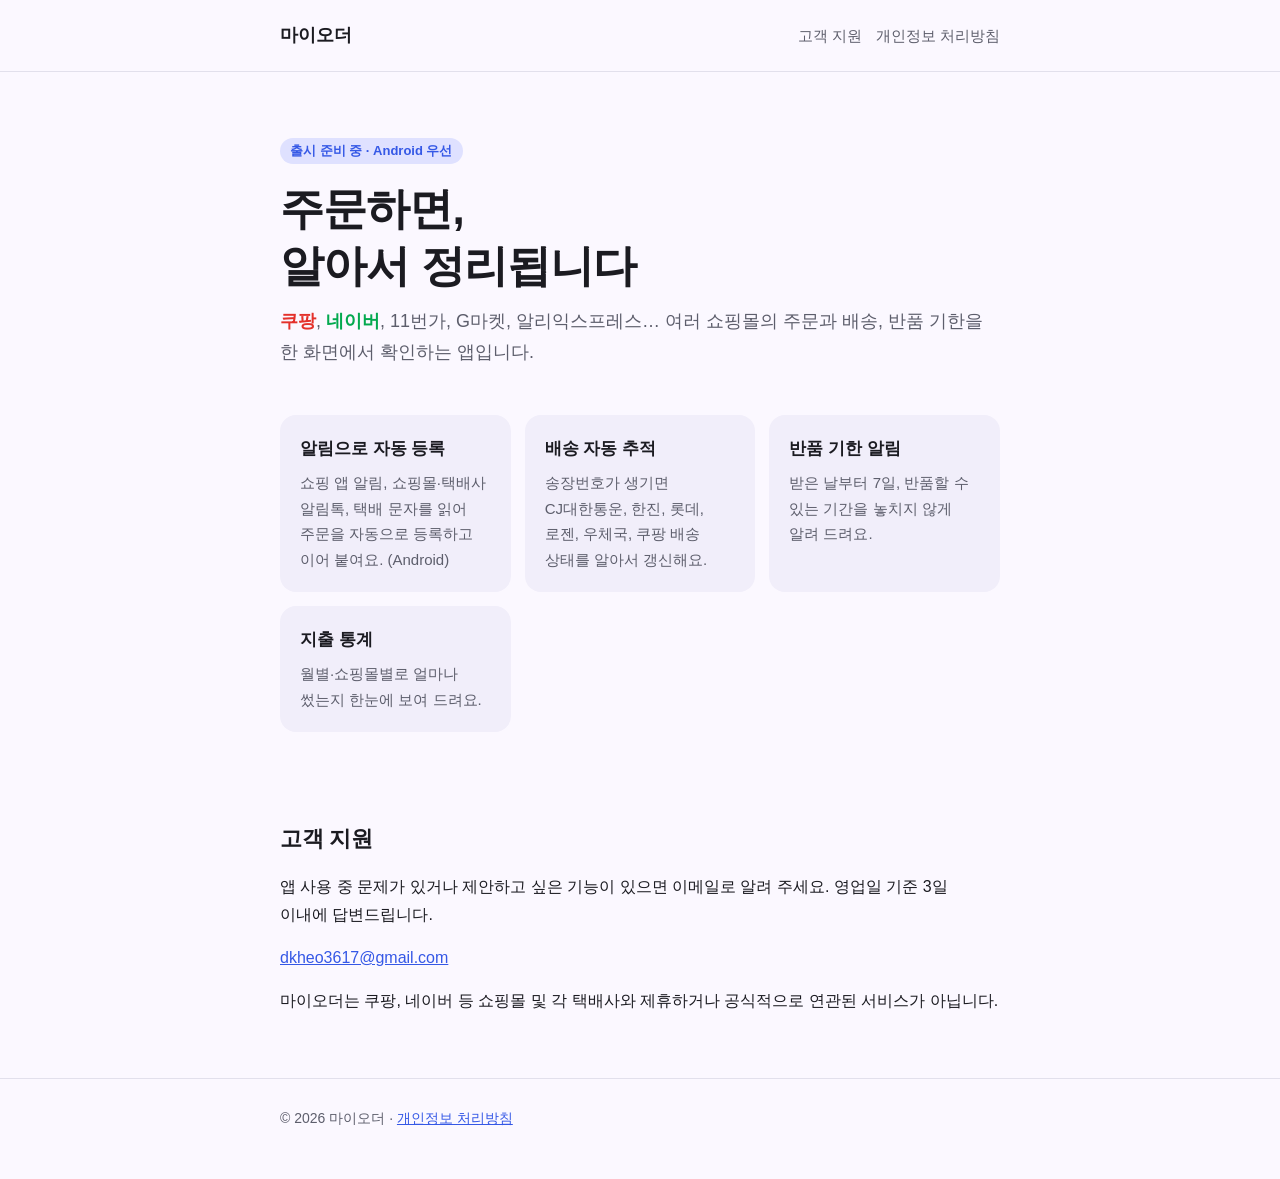
<file: index.html>
<!doctype html>
<html lang="ko">
<head>
  <meta charset="utf-8">
  <meta name="viewport" content="width=device-width, initial-scale=1">
  <title>마이오더 — 주문과 배송을 한곳에서</title>
  <meta name="description" content="쿠팡·네이버·11번가 등 여러 쇼핑몰의 주문, 배송, 반품 기한을 알림에서 자동으로 모아 한곳에서 관리하는 앱">
  <link rel="stylesheet" href="style.css">
</head>
<body>
  <header class="site">
    <div class="wrap">
      <a class="brand" href="./">마이오더</a>
      <nav>
        <a href="#support">고객 지원</a>
        <a href="privacy.html">개인정보 처리방침</a>
      </nav>
    </div>
  </header>

  <main class="wrap">
    <section class="hero">
      <span class="tag">출시 준비 중 · Android 우선</span>
      <h1>주문하면,<br>알아서 정리됩니다</h1>
      <p><span class="mall coupang">쿠팡</span>, <span class="mall naver">네이버</span>, 11번가, G마켓, 알리익스프레스… 여러 쇼핑몰의 주문과 배송, 반품 기한을 한 화면에서 확인하는 앱입니다.</p>
    </section>

    <div class="features">
      <div class="card">
        <h3>알림으로 자동 등록</h3>
        <p>쇼핑 앱 알림, 쇼핑몰·택배사 알림톡, 택배 문자를 읽어 주문을 자동으로 등록하고 이어 붙여요. (Android)</p>
      </div>
      <div class="card">
        <h3>배송 자동 추적</h3>
        <p>송장번호가 생기면 CJ대한통운, 한진, 롯데, 로젠, 우체국, 쿠팡 배송 상태를 알아서 갱신해요.</p>
      </div>
      <div class="card">
        <h3>반품 기한 알림</h3>
        <p>받은 날부터 7일, 반품할 수 있는 기간을 놓치지 않게 알려 드려요.</p>
      </div>
      <div class="card">
        <h3>지출 통계</h3>
        <p>월별·쇼핑몰별로 얼마나 썼는지 한눈에 보여 드려요.</p>
      </div>
    </div>

    <section id="support">
      <h2>고객 지원</h2>
      <p>앱 사용 중 문제가 있거나 제안하고 싶은 기능이 있으면 이메일로 알려 주세요. 영업일 기준 3일 이내에 답변드립니다.</p>
      <p><a href="mailto:dkheo3617@gmail.com">dkheo3617@gmail.com</a></p>
      <p>마이오더는 쿠팡, 네이버 등 쇼핑몰 및 각 택배사와 제휴하거나 공식적으로 연관된 서비스가 아닙니다.</p>
    </section>
  </main>

  <footer>
    <div class="wrap">
      © 2026 마이오더 · <a href="privacy.html">개인정보 처리방침</a>
    </div>
  </footer>
</body>
</html>
</file>
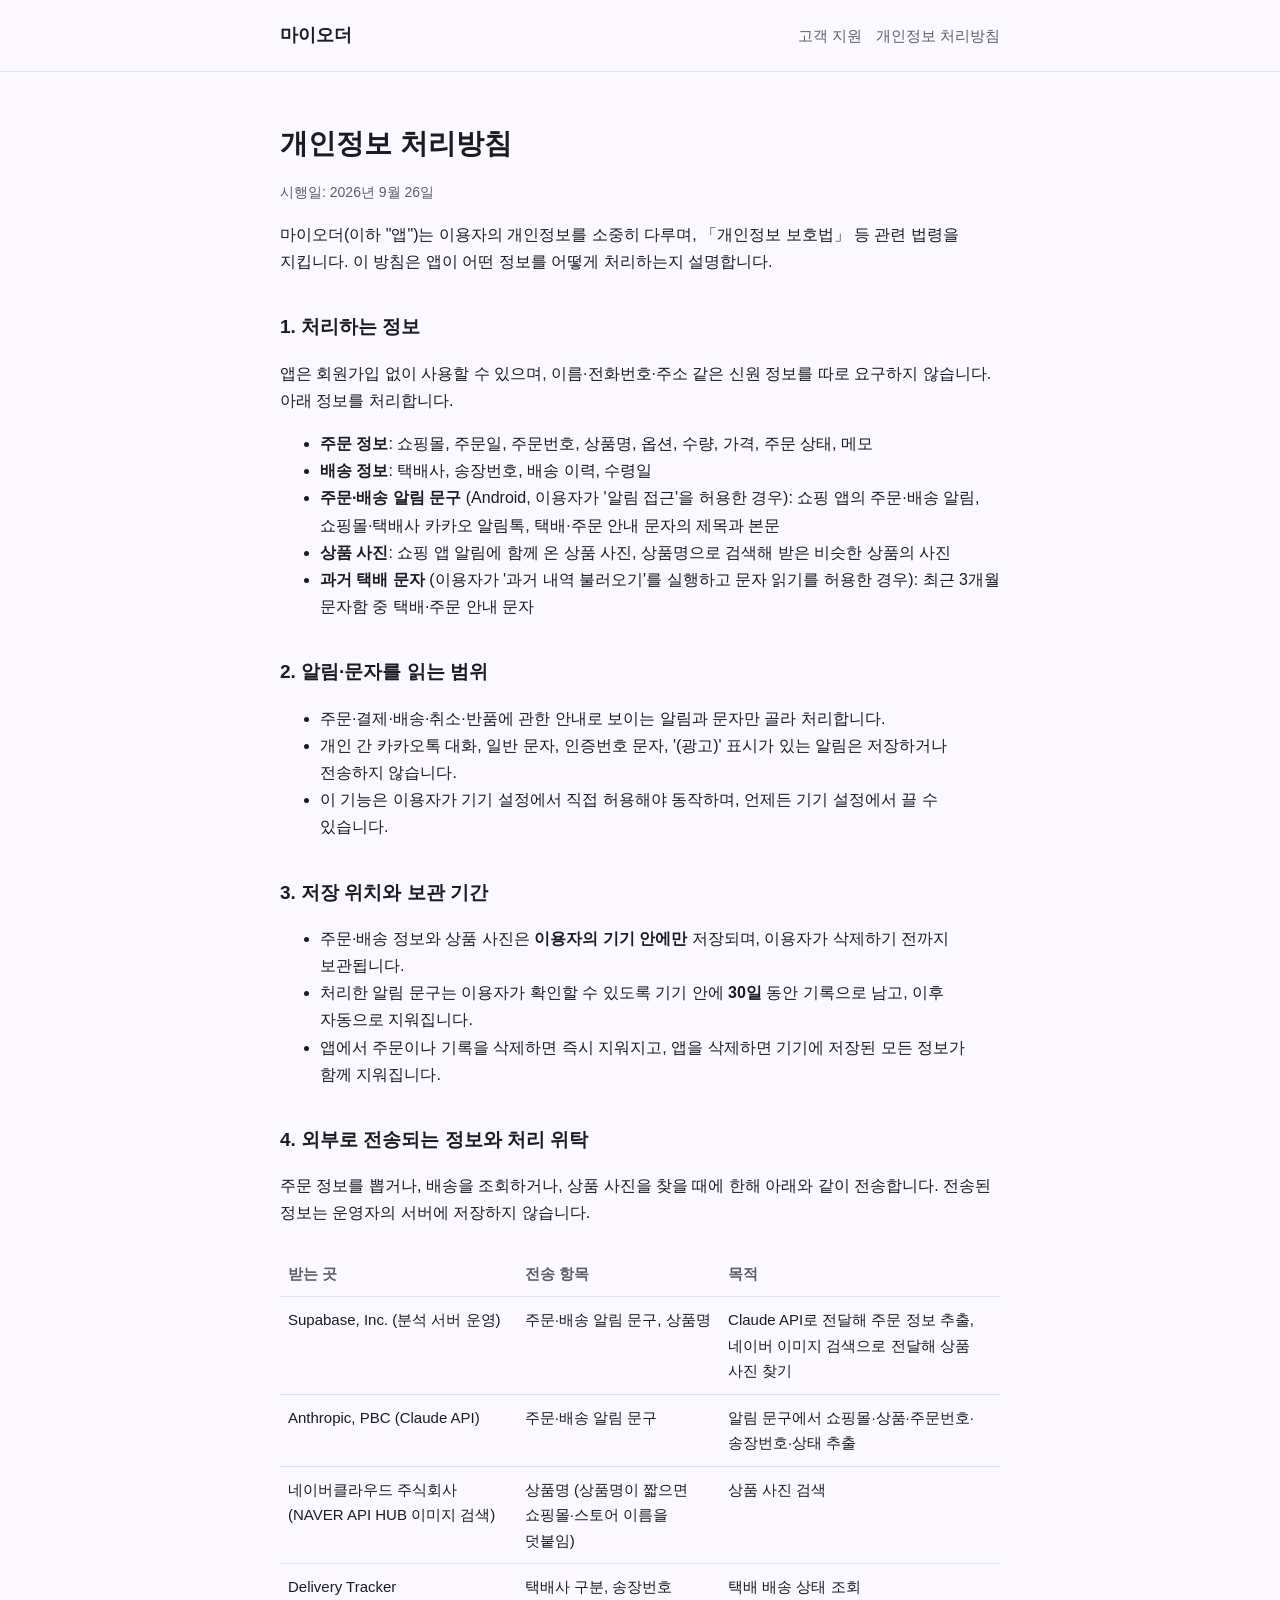
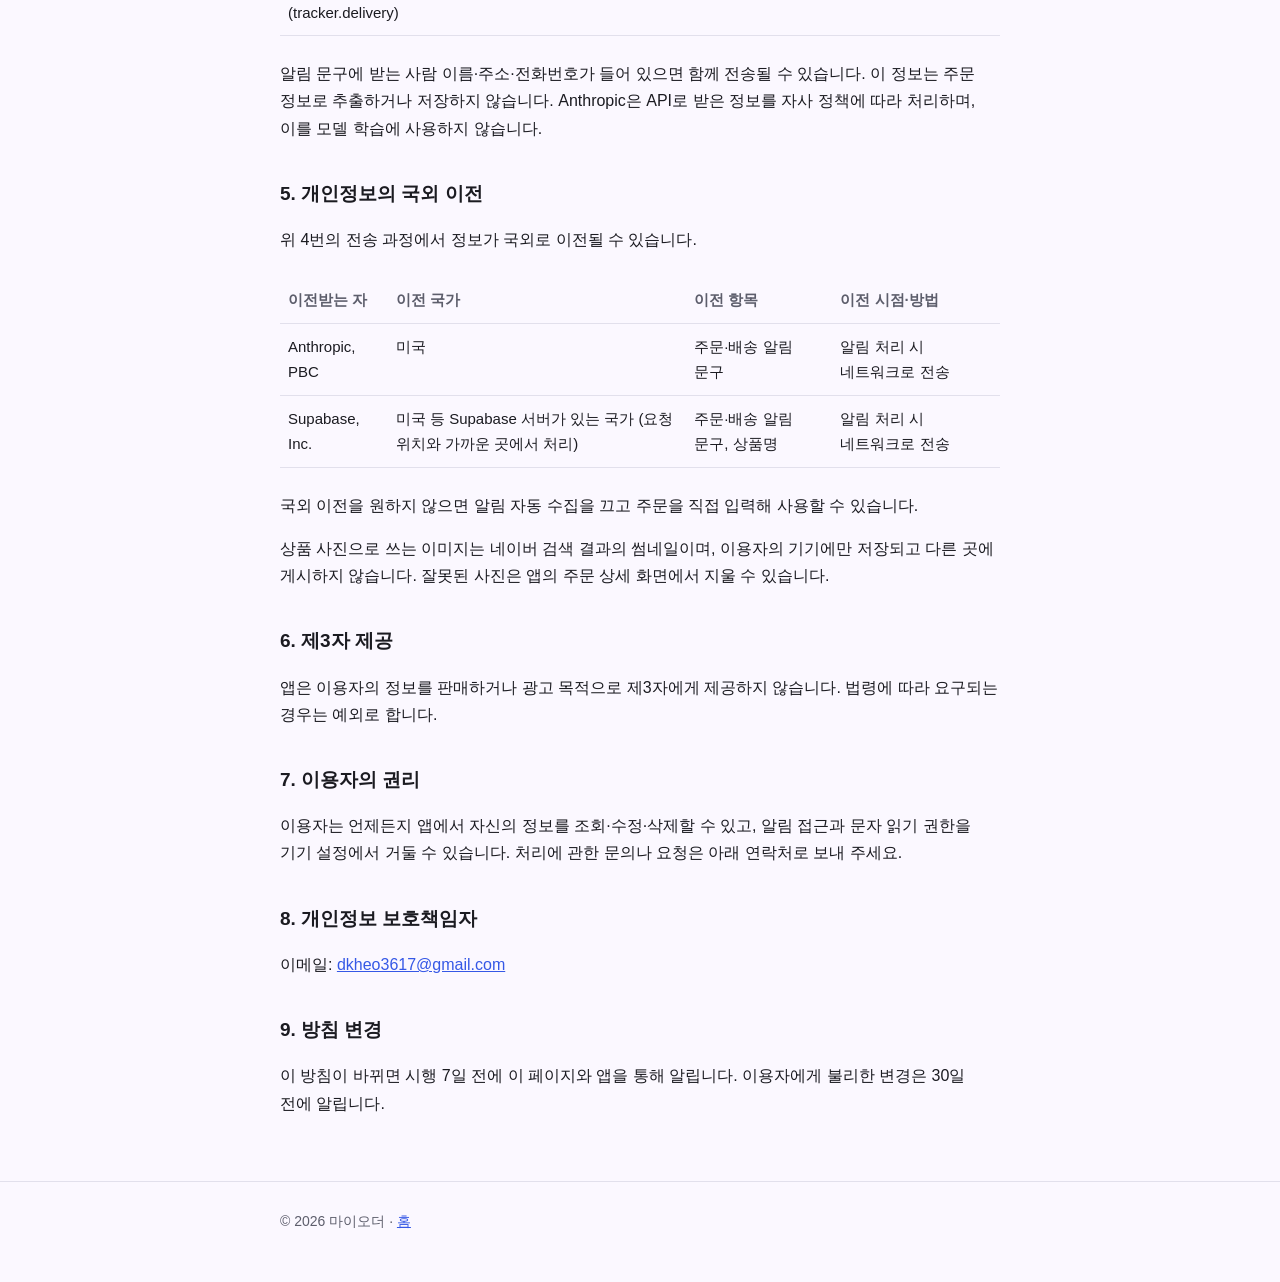
<file: privacy.html>
<!doctype html>
<html lang="ko">
<head>
  <meta charset="utf-8">
  <meta name="viewport" content="width=device-width, initial-scale=1">
  <title>개인정보 처리방침 — 마이오더</title>
  <link rel="stylesheet" href="style.css">
</head>
<body>
  <header class="site">
    <div class="wrap">
      <a class="brand" href="./">마이오더</a>
      <nav>
        <a href="./#support">고객 지원</a>
        <a href="privacy.html">개인정보 처리방침</a>
      </nav>
    </div>
  </header>

  <main class="wrap doc">
    <h1>개인정보 처리방침</h1>
    <p class="meta">시행일: 2026년 9월 26일</p>

    <p>마이오더(이하 "앱")는 이용자의 개인정보를 소중히 다루며, 「개인정보 보호법」 등 관련 법령을 지킵니다. 이 방침은 앱이 어떤 정보를 어떻게 처리하는지 설명합니다.</p>

    <h2>1. 처리하는 정보</h2>
    <p>앱은 회원가입 없이 사용할 수 있으며, 이름·전화번호·주소 같은 신원 정보를 따로 요구하지 않습니다. 아래 정보를 처리합니다.</p>
    <ul>
      <li><strong>주문 정보</strong>: 쇼핑몰, 주문일, 주문번호, 상품명, 옵션, 수량, 가격, 주문 상태, 메모</li>
      <li><strong>배송 정보</strong>: 택배사, 송장번호, 배송 이력, 수령일</li>
      <li><strong>주문·배송 알림 문구</strong> (Android, 이용자가 '알림 접근'을 허용한 경우): 쇼핑 앱의 주문·배송 알림, 쇼핑몰·택배사 카카오 알림톡, 택배·주문 안내 문자의 제목과 본문</li>
      <li><strong>상품 사진</strong>: 쇼핑 앱 알림에 함께 온 상품 사진, 상품명으로 검색해 받은 비슷한 상품의 사진</li>
      <li><strong>과거 택배 문자</strong> (이용자가 '과거 내역 불러오기'를 실행하고 문자 읽기를 허용한 경우): 최근 3개월 문자함 중 택배·주문 안내 문자</li>
    </ul>

    <h2>2. 알림·문자를 읽는 범위</h2>
    <ul>
      <li>주문·결제·배송·취소·반품에 관한 안내로 보이는 알림과 문자만 골라 처리합니다.</li>
      <li>개인 간 카카오톡 대화, 일반 문자, 인증번호 문자, '(광고)' 표시가 있는 알림은 저장하거나 전송하지 않습니다.</li>
      <li>이 기능은 이용자가 기기 설정에서 직접 허용해야 동작하며, 언제든 기기 설정에서 끌 수 있습니다.</li>
    </ul>

    <h2>3. 저장 위치와 보관 기간</h2>
    <ul>
      <li>주문·배송 정보와 상품 사진은 <strong>이용자의 기기 안에만</strong> 저장되며, 이용자가 삭제하기 전까지 보관됩니다.</li>
      <li>처리한 알림 문구는 이용자가 확인할 수 있도록 기기 안에 <strong>30일</strong> 동안 기록으로 남고, 이후 자동으로 지워집니다.</li>
      <li>앱에서 주문이나 기록을 삭제하면 즉시 지워지고, 앱을 삭제하면 기기에 저장된 모든 정보가 함께 지워집니다.</li>
    </ul>

    <h2>4. 외부로 전송되는 정보와 처리 위탁</h2>
    <p>주문 정보를 뽑거나, 배송을 조회하거나, 상품 사진을 찾을 때에 한해 아래와 같이 전송합니다. 전송된 정보는 운영자의 서버에 저장하지 않습니다.</p>
    <div class="table-scroll">
      <table>
        <tr><th>받는 곳</th><th>전송 항목</th><th>목적</th></tr>
        <tr>
          <td>Supabase, Inc. (분석 서버 운영)</td>
          <td>주문·배송 알림 문구, 상품명</td>
          <td>Claude API로 전달해 주문 정보 추출, 네이버 이미지 검색으로 전달해 상품 사진 찾기</td>
        </tr>
        <tr>
          <td>Anthropic, PBC (Claude API)</td>
          <td>주문·배송 알림 문구</td>
          <td>알림 문구에서 쇼핑몰·상품·주문번호·송장번호·상태 추출</td>
        </tr>
        <tr>
          <td>네이버클라우드 주식회사 (NAVER API HUB 이미지 검색)</td>
          <td>상품명 (상품명이 짧으면 쇼핑몰·스토어 이름을 덧붙임)</td>
          <td>상품 사진 검색</td>
        </tr>
        <tr>
          <td>Delivery Tracker (tracker.delivery)</td>
          <td>택배사 구분, 송장번호</td>
          <td>택배 배송 상태 조회</td>
        </tr>
      </table>
    </div>
    <p>알림 문구에 받는 사람 이름·주소·전화번호가 들어 있으면 함께 전송될 수 있습니다. 이 정보는 주문 정보로 추출하거나 저장하지 않습니다. Anthropic은 API로 받은 정보를 자사 정책에 따라 처리하며, 이를 모델 학습에 사용하지 않습니다.</p>

    <h2>5. 개인정보의 국외 이전</h2>
    <p>위 4번의 전송 과정에서 정보가 국외로 이전될 수 있습니다.</p>
    <div class="table-scroll">
      <table>
        <tr><th>이전받는 자</th><th>이전 국가</th><th>이전 항목</th><th>이전 시점·방법</th></tr>
        <tr>
          <td>Anthropic, PBC</td>
          <td>미국</td>
          <td>주문·배송 알림 문구</td>
          <td>알림 처리 시 네트워크로 전송</td>
        </tr>
        <tr>
          <td>Supabase, Inc.</td>
          <td>미국 등 Supabase 서버가 있는 국가 (요청 위치와 가까운 곳에서 처리)</td>
          <td>주문·배송 알림 문구, 상품명</td>
          <td>알림 처리 시 네트워크로 전송</td>
        </tr>
      </table>
    </div>
    <p>국외 이전을 원하지 않으면 알림 자동 수집을 끄고 주문을 직접 입력해 사용할 수 있습니다.</p>
    <p>상품 사진으로 쓰는 이미지는 네이버 검색 결과의 썸네일이며, 이용자의 기기에만 저장되고 다른 곳에 게시하지 않습니다. 잘못된 사진은 앱의 주문 상세 화면에서 지울 수 있습니다.</p>

    <h2>6. 제3자 제공</h2>
    <p>앱은 이용자의 정보를 판매하거나 광고 목적으로 제3자에게 제공하지 않습니다. 법령에 따라 요구되는 경우는 예외로 합니다.</p>

    <h2>7. 이용자의 권리</h2>
    <p>이용자는 언제든지 앱에서 자신의 정보를 조회·수정·삭제할 수 있고, 알림 접근과 문자 읽기 권한을 기기 설정에서 거둘 수 있습니다. 처리에 관한 문의나 요청은 아래 연락처로 보내 주세요.</p>

    <h2>8. 개인정보 보호책임자</h2>
    <p>이메일: <a href="mailto:dkheo3617@gmail.com">dkheo3617@gmail.com</a></p>

    <h2>9. 방침 변경</h2>
    <p>이 방침이 바뀌면 시행 7일 전에 이 페이지와 앱을 통해 알립니다. 이용자에게 불리한 변경은 30일 전에 알립니다.</p>
  </main>

  <footer>
    <div class="wrap">
      © 2026 마이오더 · <a href="./">홈</a>
    </div>
  </footer>
</body>
</html>
</file>
<file: style.css>
:root {
  --bg: #fbf8ff;
  --surface: #f1eefa;
  --text: #1b1b21;
  --muted: #5d5e6c;
  --primary: #3558e6;
  --primary-soft: #dfe1ff;
  --border: #e2e0ec;
  --coupang: #e4312b;
  --naver: #03a94f;
}

@media (prefers-color-scheme: dark) {
  :root {
    --bg: #131318;
    --surface: #1f1f26;
    --text: #e5e1ea;
    --muted: #a8a7b6;
    --primary: #b9c3ff;
    --primary-soft: #2c3a78;
    --border: #34333d;
    --coupang: #ff6b63;
    --naver: #3ddc84;
  }
}

* { box-sizing: border-box; }

html { -webkit-text-size-adjust: 100%; }

body {
  margin: 0;
  background: var(--bg);
  color: var(--text);
  font-family: -apple-system, BlinkMacSystemFont, "Apple SD Gothic Neo",
    "Pretendard", "Noto Sans KR", "Malgun Gothic", sans-serif;
  line-height: 1.7;
  word-break: keep-all;
}

a { color: var(--primary); }

.wrap {
  max-width: 760px;
  margin: 0 auto;
  padding: 0 20px;
}

header.site {
  padding: 20px 0;
  border-bottom: 1px solid var(--border);
}

header.site .wrap {
  display: flex;
  align-items: center;
  justify-content: space-between;
  flex-wrap: wrap;
  gap: 4px 16px;
}

.brand {
  white-space: nowrap;
  font-weight: 800;
  font-size: 18px;
  color: var(--text);
  text-decoration: none;
}

nav {
  display: flex;
  gap: 14px;
  white-space: nowrap;
}

nav a {
  color: var(--muted);
  text-decoration: none;
  font-size: 15px;
}

nav a:hover { color: var(--text); }

.hero { padding: 64px 0 40px; }

.hero .tag {
  display: inline-block;
  padding: 2px 10px;
  border-radius: 999px;
  background: var(--primary-soft);
  color: var(--primary);
  font-size: 13px;
  font-weight: 700;
}

.hero h1 {
  font-size: clamp(30px, 6vw, 44px);
  line-height: 1.3;
  margin: 16px 0 12px;
  letter-spacing: -0.02em;
}

.hero p {
  font-size: 18px;
  color: var(--muted);
  margin: 0;
}

.mall { font-weight: 800; }
.mall.coupang { color: var(--coupang); }
.mall.naver { color: var(--naver); }

.features {
  display: grid;
  grid-template-columns: repeat(auto-fit, minmax(210px, 1fr));
  gap: 14px;
  padding: 8px 0 48px;
}

.card {
  background: var(--surface);
  border-radius: 16px;
  padding: 20px;
}

.card h3 { margin: 0 0 6px; font-size: 17px; }
.card p { margin: 0; color: var(--muted); font-size: 15px; }

section h2 {
  font-size: 22px;
  margin: 40px 0 12px;
  letter-spacing: -0.01em;
}

.doc h1 { font-size: 28px; margin: 48px 0 8px; }
.doc h2 { font-size: 19px; margin: 36px 0 8px; }
.doc p, .doc li { color: var(--text); }
.doc .meta { color: var(--muted); font-size: 14px; }

table {
  width: 100%;
  border-collapse: collapse;
  font-size: 15px;
  margin: 8px 0;
}

th, td {
  text-align: left;
  vertical-align: top;
  padding: 10px 8px;
  border-bottom: 1px solid var(--border);
}

th { color: var(--muted); font-weight: 600; white-space: nowrap; }

.table-scroll { overflow-x: auto; }

footer {
  margin-top: 64px;
  padding: 28px 0 48px;
  border-top: 1px solid var(--border);
  color: var(--muted);
  font-size: 14px;
}
</file>
